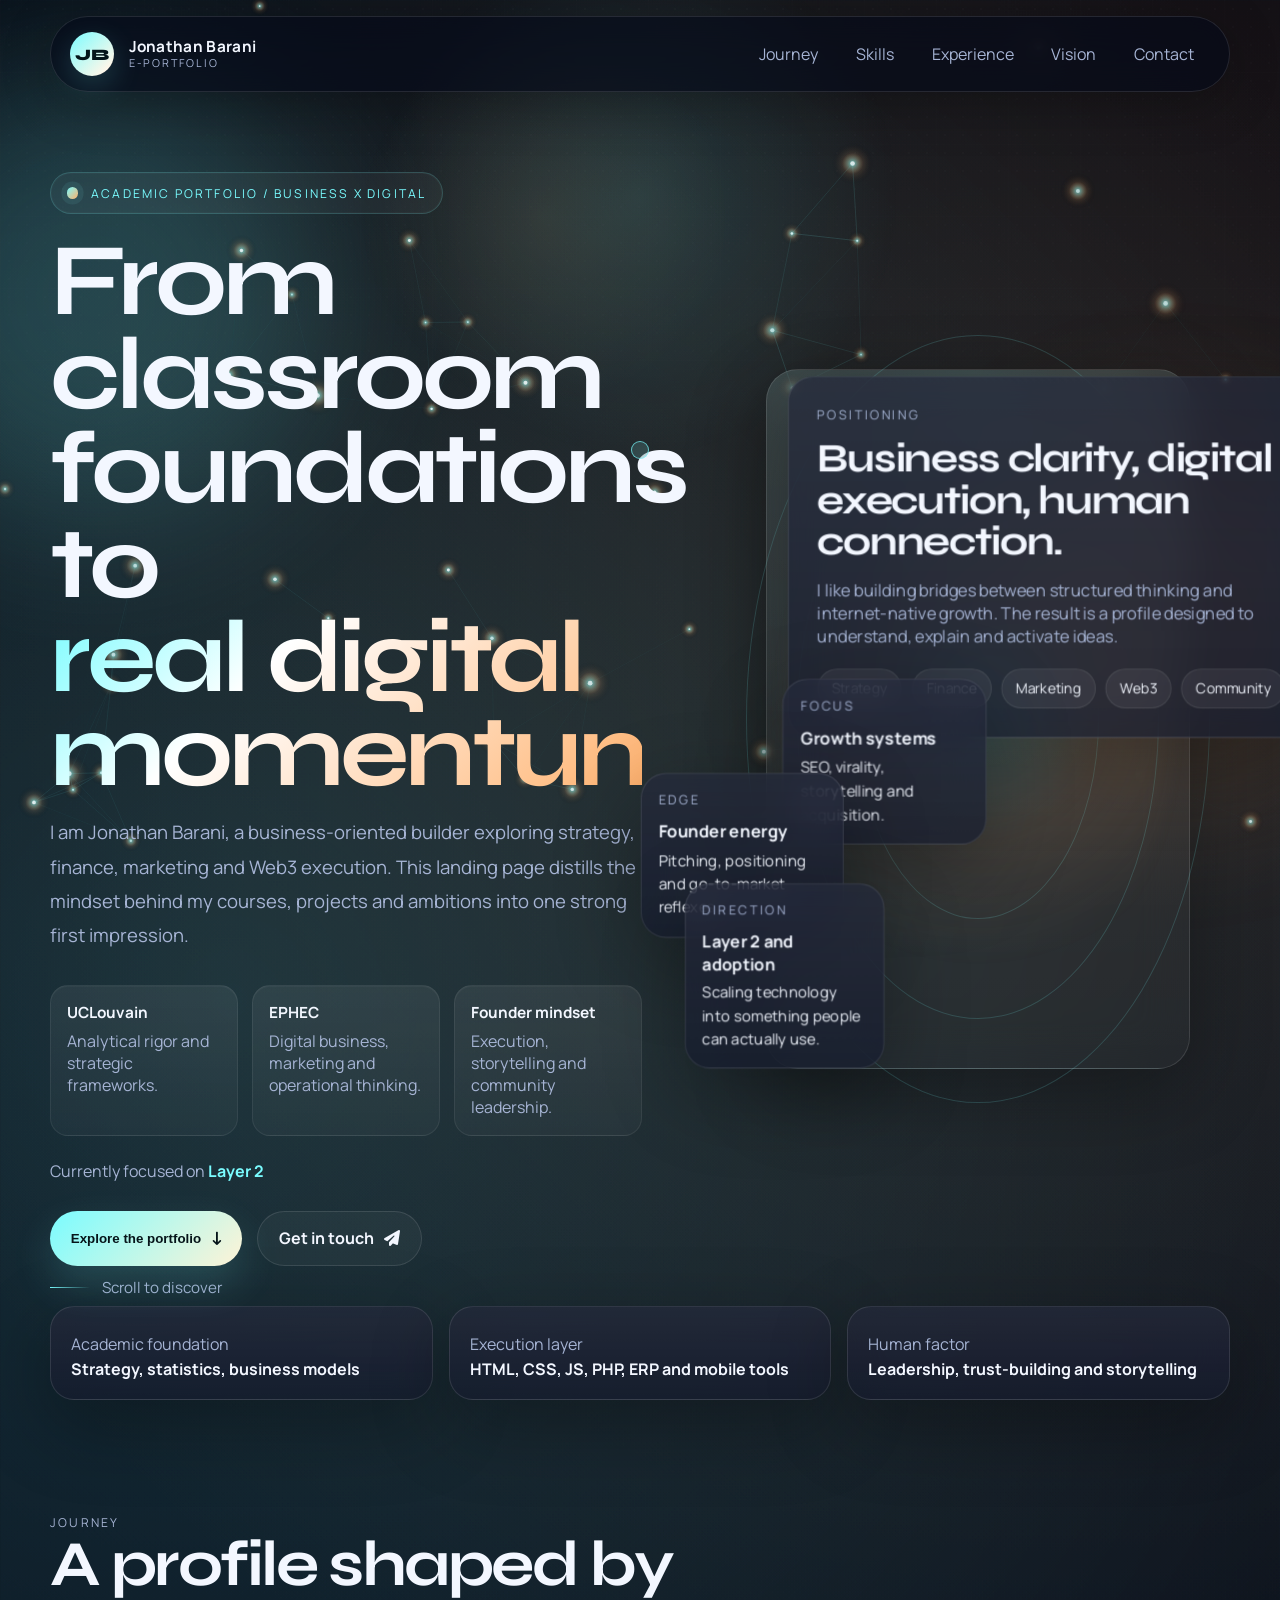
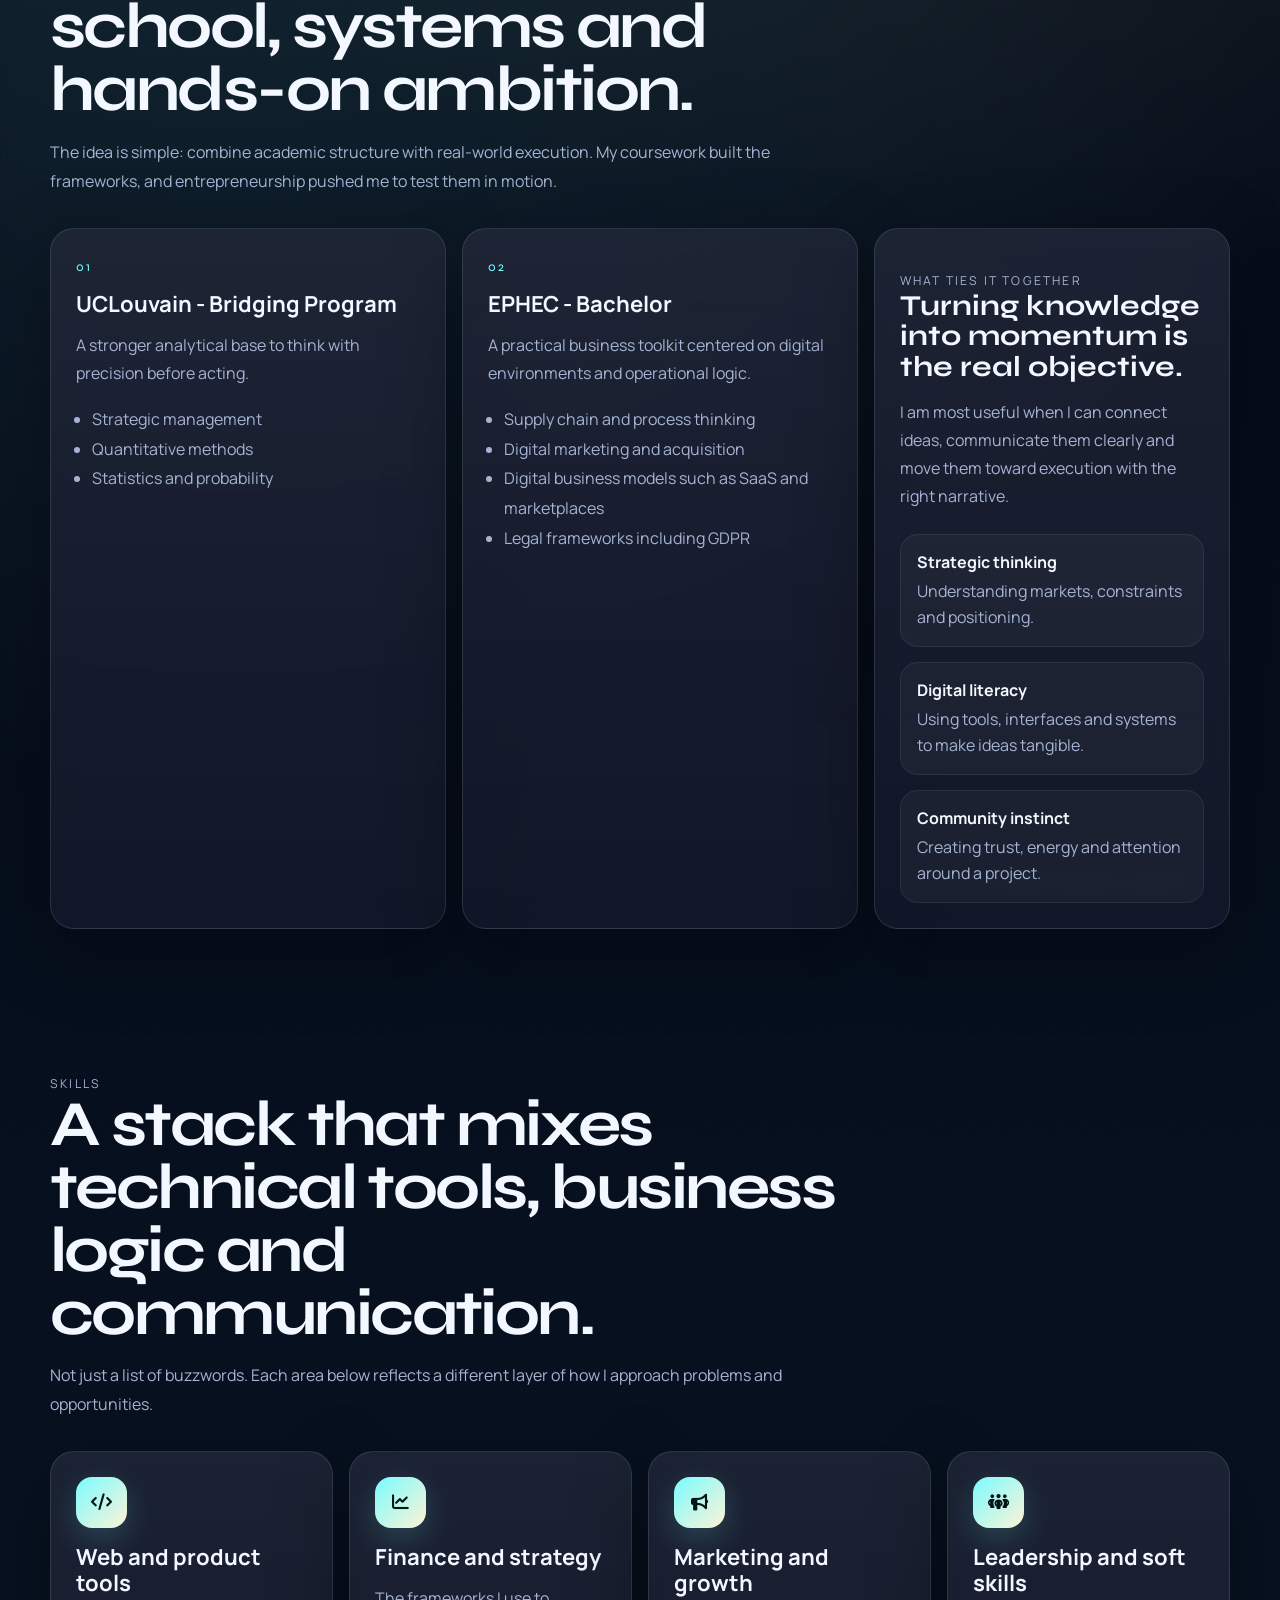
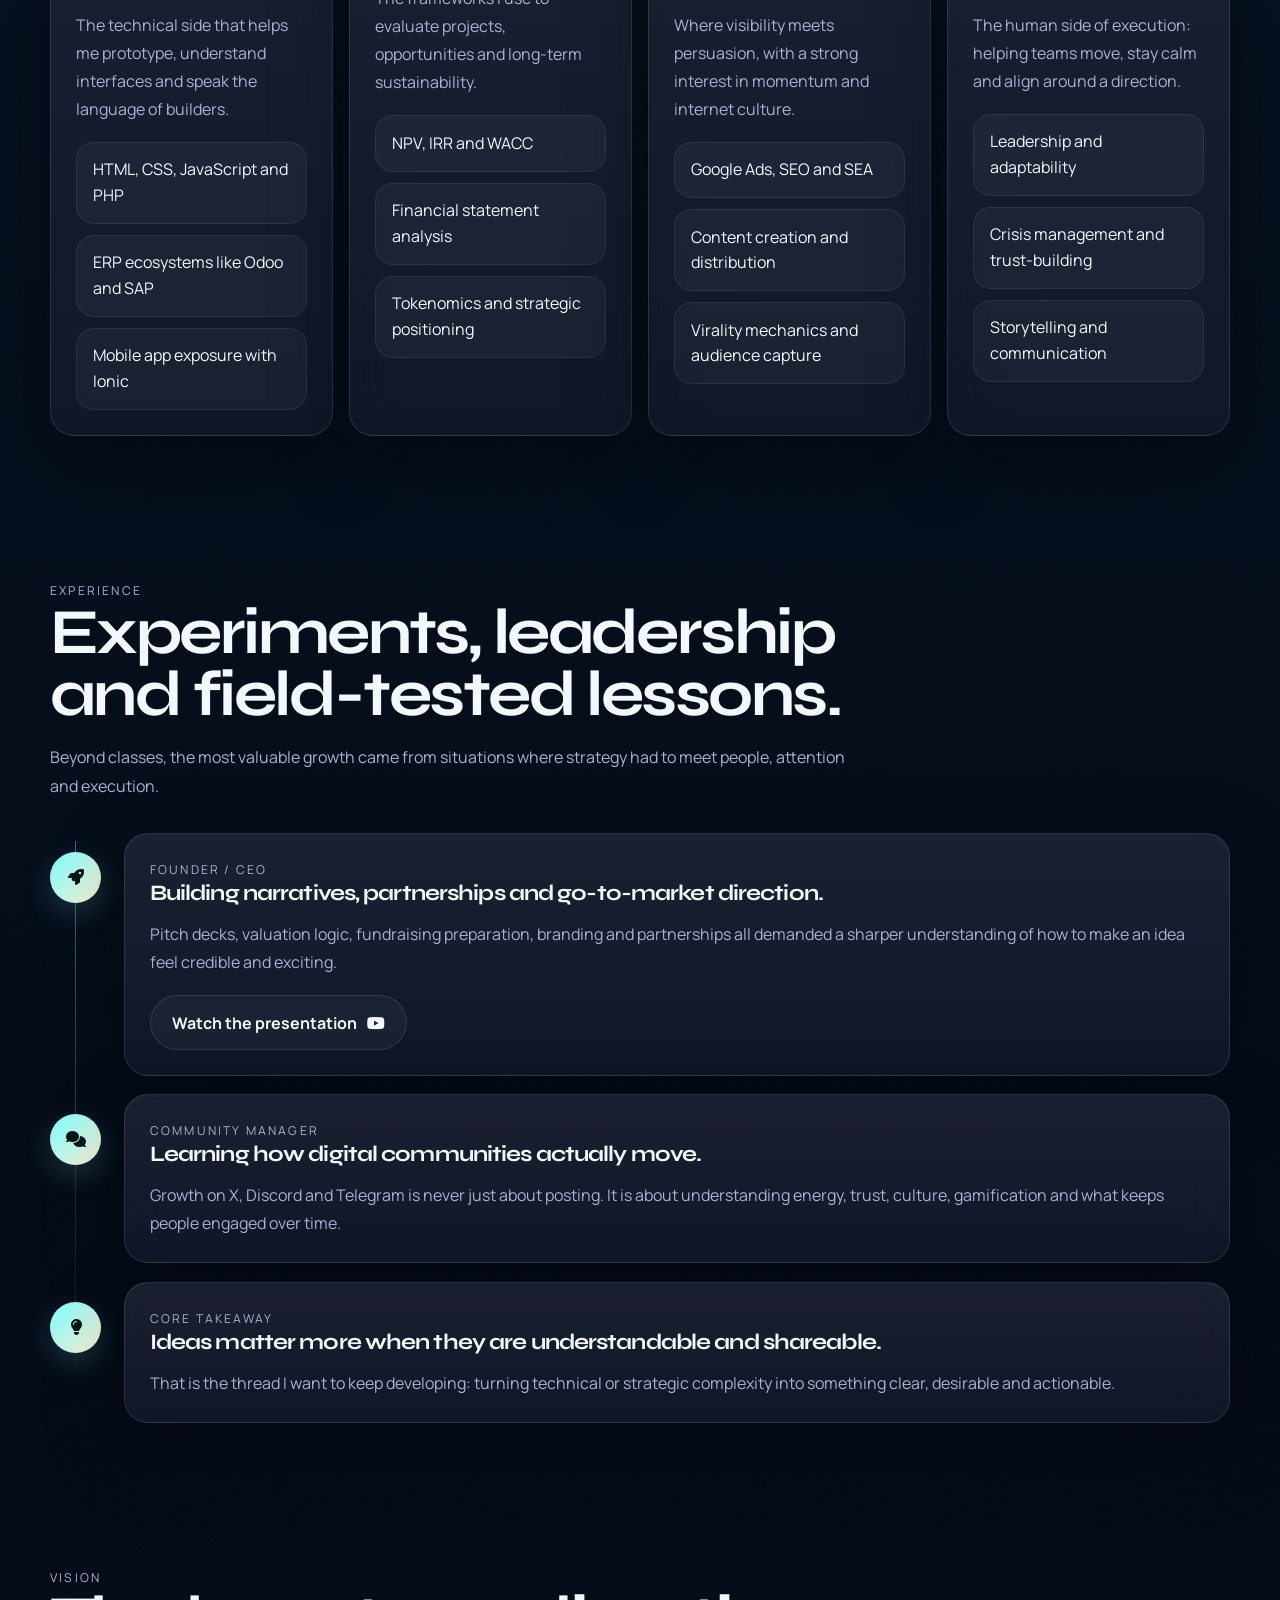
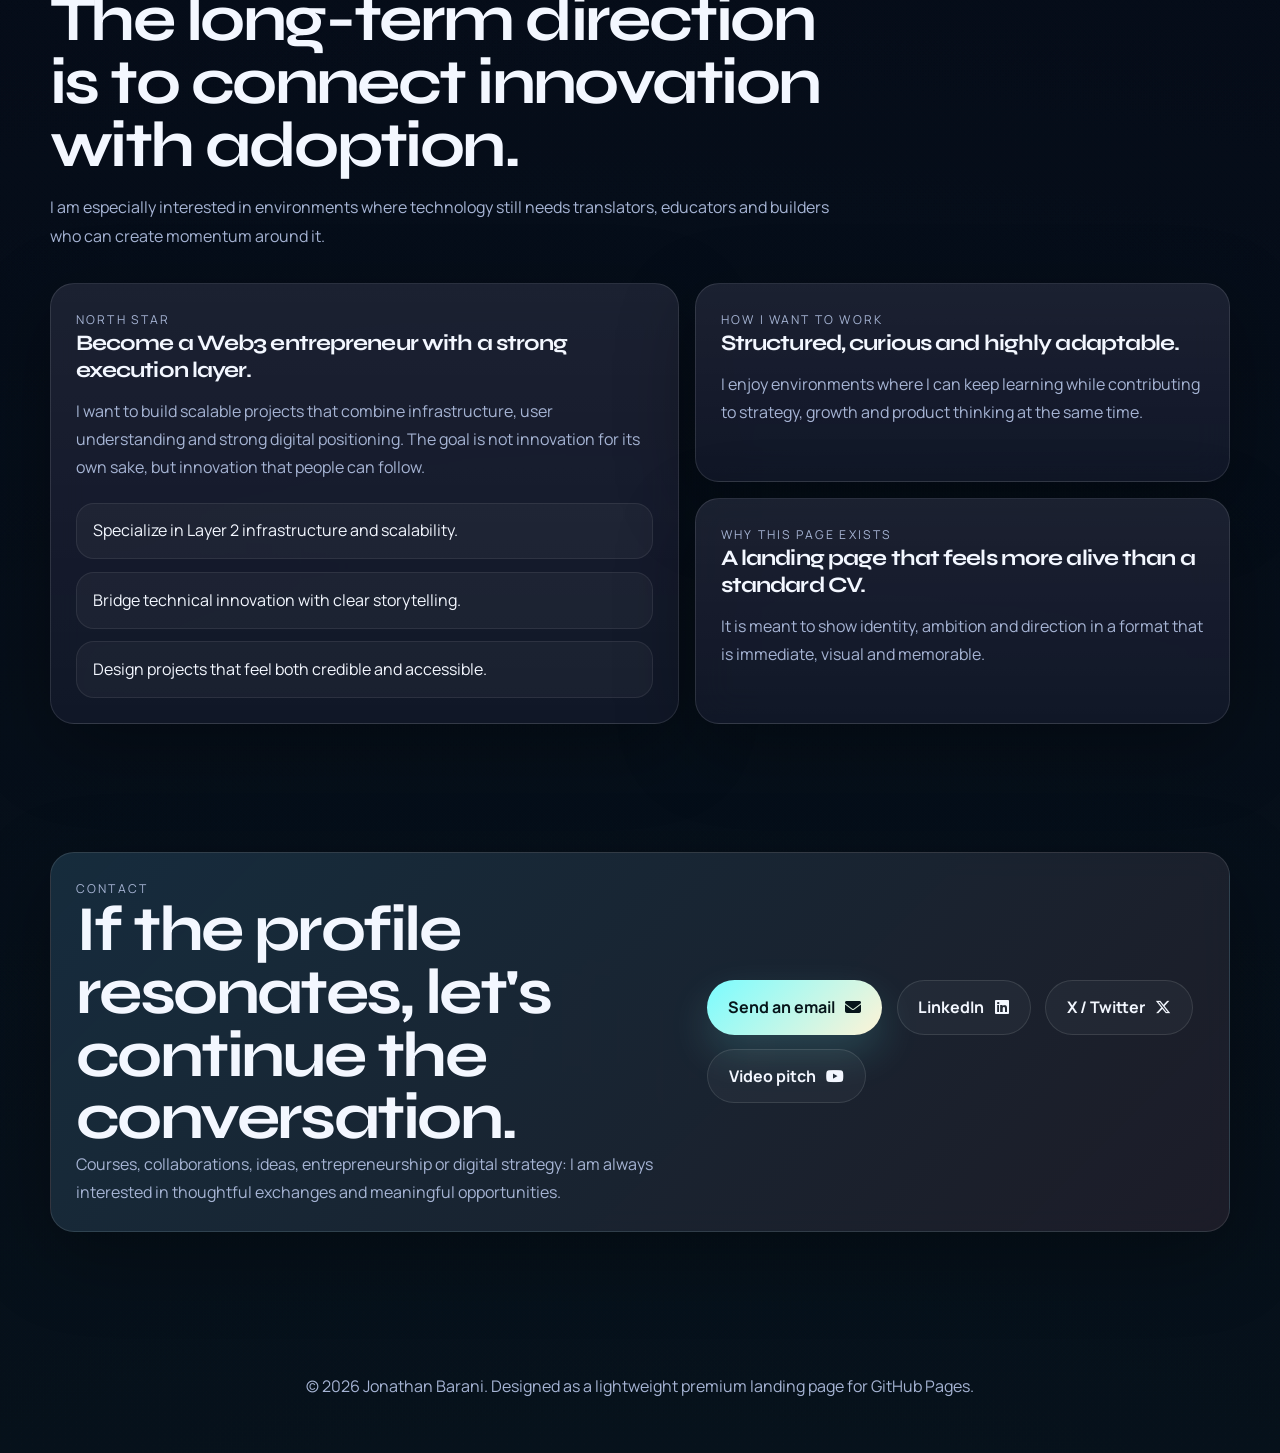
<file: index.html>
<!doctype html>
<html lang="en">
<head>
  <meta charset="utf-8" />
  <meta name="viewport" content="width=device-width, initial-scale=1" />
  <title>Jonathan Barani - E-Portfolio</title>
  <meta
    name="description"
    content="Jonathan Barani's e-portfolio: academic journey, business skills, digital execution and Web3-focused ambition."
  />
  <meta name="theme-color" content="#071120" />
  <link rel="preconnect" href="https://fonts.gstatic.com" crossorigin />
  <link
    href="https://fonts.googleapis.com/css2?family=Manrope:wght@400;500;600;700;800&family=Syne:wght@500;600;700;800&display=swap"
    rel="stylesheet"
  />
  <link
    rel="stylesheet"
    href="https://cdnjs.cloudflare.com/ajax/libs/font-awesome/6.5.0/css/all.min.css"
    crossorigin="anonymous"
    referrerpolicy="no-referrer"
  />
  <link rel="stylesheet" href="style.css" />
</head>
<body>
  <a class="skip-link" href="#main-content">Skip to content</a>
  <div class="page-noise" aria-hidden="true"></div>
  <div class="page-glow page-glow-1" aria-hidden="true"></div>
  <div class="page-glow page-glow-2" aria-hidden="true"></div>
  <canvas id="bgCanvas" aria-hidden="true"></canvas>
  <div id="cursor" aria-hidden="true"></div>

  <header class="nav">
    <a class="brand" href="#hero" aria-label="Back to top">
      <span class="brand-mark">JB</span>
      <span class="brand-copy">
        <strong>Jonathan Barani</strong>
        <small>E-Portfolio</small>
      </span>
    </a>
    <nav aria-label="Primary navigation">
      <a href="#knowledge">Journey</a>
      <a href="#skills">Skills</a>
      <a href="#experience">Experience</a>
      <a href="#vision">Vision</a>
      <a href="#contact">Contact</a>
    </nav>
  </header>

  <main id="main-content">
    <section class="hero" id="hero">
      <div class="hero-copy reveal">
        <p class="eyebrow"><span></span>Academic portfolio / business x digital</p>
        <h1>From classroom foundations to <span>real digital momentum.</span></h1>
        <p class="hero-lead">
          I am Jonathan Barani, a business-oriented builder exploring strategy, finance,
          marketing and Web3 execution. This landing page distills the mindset behind my
          courses, projects and ambitions into one strong first impression.
        </p>

        <div class="hero-meta">
          <article class="meta-block">
            <strong>UCLouvain</strong>
            <span>Analytical rigor and strategic frameworks.</span>
          </article>
          <article class="meta-block">
            <strong>EPHEC</strong>
            <span>Digital business, marketing and operational thinking.</span>
          </article>
          <article class="meta-block">
            <strong>Founder mindset</strong>
            <span>Execution, storytelling and community leadership.</span>
          </article>
        </div>

        <p class="hero-rotator">Currently focused on <span id="typed"></span></p>

        <div class="cta-row">
          <button class="cta magnetic" id="ctaExplore">
            Explore the portfolio <i class="fa-solid fa-arrow-down-long"></i>
          </button>
          <a class="ghost magnetic" href="#contact">
            Get in touch <i class="fa-solid fa-paper-plane"></i>
          </a>
        </div>
      </div>

      <div class="hero-stage reveal">
        <div class="stage-shell" data-tilt>
          <div class="stage-orbit orbit-one"></div>
          <div class="stage-orbit orbit-two"></div>
          <div class="stage-orbit orbit-three"></div>
          <div class="hero-beam"></div>

          <article class="stage-card primary">
            <p class="label">Positioning</p>
            <h2>Business clarity, digital execution, human connection.</h2>
            <p>
              I like building bridges between structured thinking and internet-native growth.
              The result is a profile designed to understand, explain and activate ideas.
            </p>
            <ul class="stage-tags">
              <li>Strategy</li>
              <li>Finance</li>
              <li>Marketing</li>
              <li>Web3</li>
              <li>Community</li>
            </ul>
          </article>

          <article class="stage-card floating floating-a">
            <p class="mini-label">Focus</p>
            <strong>Growth systems</strong>
            <span>SEO, virality, storytelling and acquisition.</span>
          </article>

          <article class="stage-card floating floating-b">
            <p class="mini-label">Edge</p>
            <strong>Founder energy</strong>
            <span>Pitching, positioning and go-to-market reflexes.</span>
          </article>

          <article class="stage-card floating floating-c">
            <p class="mini-label">Direction</p>
            <strong>Layer 2 and adoption</strong>
            <span>Scaling technology into something people can actually use.</span>
          </article>
        </div>
      </div>

      <a class="scroll-indicator" href="#knowledge">
        <span></span>
        Scroll to discover
      </a>
    </section>

    <section class="highlight-band reveal" aria-label="Highlights">
      <article class="highlight-chip">
        <span>Academic foundation</span>
        <strong>Strategy, statistics, business models</strong>
      </article>
      <article class="highlight-chip">
        <span>Execution layer</span>
        <strong>HTML, CSS, JS, PHP, ERP and mobile tools</strong>
      </article>
      <article class="highlight-chip">
        <span>Human factor</span>
        <strong>Leadership, trust-building and storytelling</strong>
      </article>
    </section>

    <section id="knowledge" class="panel reveal" aria-labelledby="knowledge-title">
      <div class="section-head">
        <p class="section-kicker">Journey</p>
        <h2 id="knowledge-title">A profile shaped by school, systems and hands-on ambition.</h2>
        <p>
          The idea is simple: combine academic structure with real-world execution. My
          coursework built the frameworks, and entrepreneurship pushed me to test them in
          motion.
        </p>
      </div>

      <div class="journey-grid">
        <article class="info-card tilt-card">
          <span class="card-index">01</span>
          <h3>UCLouvain - Bridging Program</h3>
          <p>A stronger analytical base to think with precision before acting.</p>
          <ul>
            <li>Strategic management</li>
            <li>Quantitative methods</li>
            <li>Statistics and probability</li>
          </ul>
        </article>

        <article class="info-card tilt-card">
          <span class="card-index">02</span>
          <h3>EPHEC - Bachelor</h3>
          <p>A practical business toolkit centered on digital environments and operational logic.</p>
          <ul>
            <li>Supply chain and process thinking</li>
            <li>Digital marketing and acquisition</li>
            <li>Digital business models such as SaaS and marketplaces</li>
            <li>Legal frameworks including GDPR</li>
          </ul>
        </article>

        <aside class="manifesto-card tilt-card">
          <p class="manifesto-kicker">What ties it together</p>
          <h3>Turning knowledge into momentum is the real objective.</h3>
          <p>
            I am most useful when I can connect ideas, communicate them clearly and move
            them toward execution with the right narrative.
          </p>
          <div class="manifesto-metrics">
            <div>
              <strong>Strategic thinking</strong>
              <span>Understanding markets, constraints and positioning.</span>
            </div>
            <div>
              <strong>Digital literacy</strong>
              <span>Using tools, interfaces and systems to make ideas tangible.</span>
            </div>
            <div>
              <strong>Community instinct</strong>
              <span>Creating trust, energy and attention around a project.</span>
            </div>
          </div>
        </aside>
      </div>
    </section>

    <section id="skills" class="panel reveal" aria-labelledby="skills-title">
      <div class="section-head">
        <p class="section-kicker">Skills</p>
        <h2 id="skills-title">A stack that mixes technical tools, business logic and communication.</h2>
        <p>
          Not just a list of buzzwords. Each area below reflects a different layer of how I
          approach problems and opportunities.
        </p>
      </div>

      <div class="expertise-grid">
        <article class="skill-card tilt-card">
          <div class="skill-icon"><i class="fa-solid fa-code"></i></div>
          <h3>Web and product tools</h3>
          <p>
            The technical side that helps me prototype, understand interfaces and speak the
            language of builders.
          </p>
          <ul class="feature-list">
            <li>HTML, CSS, JavaScript and PHP</li>
            <li>ERP ecosystems like Odoo and SAP</li>
            <li>Mobile app exposure with Ionic</li>
          </ul>
        </article>

        <article class="skill-card tilt-card">
          <div class="skill-icon"><i class="fa-solid fa-chart-line"></i></div>
          <h3>Finance and strategy</h3>
          <p>
            The frameworks I use to evaluate projects, opportunities and long-term
            sustainability.
          </p>
          <ul class="feature-list">
            <li>NPV, IRR and WACC</li>
            <li>Financial statement analysis</li>
            <li>Tokenomics and strategic positioning</li>
          </ul>
        </article>

        <article class="skill-card tilt-card">
          <div class="skill-icon"><i class="fa-solid fa-bullhorn"></i></div>
          <h3>Marketing and growth</h3>
          <p>
            Where visibility meets persuasion, with a strong interest in momentum and internet
            culture.
          </p>
          <ul class="feature-list">
            <li>Google Ads, SEO and SEA</li>
            <li>Content creation and distribution</li>
            <li>Virality mechanics and audience capture</li>
          </ul>
        </article>

        <article class="skill-card tilt-card">
          <div class="skill-icon"><i class="fa-solid fa-people-group"></i></div>
          <h3>Leadership and soft skills</h3>
          <p>
            The human side of execution: helping teams move, stay calm and align around a
            direction.
          </p>
          <ul class="feature-list">
            <li>Leadership and adaptability</li>
            <li>Crisis management and trust-building</li>
            <li>Storytelling and communication</li>
          </ul>
        </article>
      </div>
    </section>

    <section id="experience" class="panel reveal" aria-labelledby="experience-title">
      <div class="section-head">
        <p class="section-kicker">Experience</p>
        <h2 id="experience-title">Experiments, leadership and field-tested lessons.</h2>
        <p>
          Beyond classes, the most valuable growth came from situations where strategy had to
          meet people, attention and execution.
        </p>
      </div>

      <div class="timeline">
        <article class="timeline-item">
          <div class="timeline-dot" aria-hidden="true"><i class="fa-solid fa-rocket"></i></div>
          <div class="timeline-card tilt-card">
            <p class="timeline-meta">Founder / CEO</p>
            <h3>Building narratives, partnerships and go-to-market direction.</h3>
            <p>
              Pitch decks, valuation logic, fundraising preparation, branding and partnerships
              all demanded a sharper understanding of how to make an idea feel credible and
              exciting.
            </p>
            <a
              class="timeline-link magnetic"
              href="https://www.youtube.com/watch?v=XT9TEYuymK8"
              target="_blank"
              rel="noopener noreferrer"
            >
              Watch the presentation <i class="fa-brands fa-youtube"></i>
            </a>
          </div>
        </article>

        <article class="timeline-item">
          <div class="timeline-dot" aria-hidden="true"><i class="fa-solid fa-comments"></i></div>
          <div class="timeline-card tilt-card">
            <p class="timeline-meta">Community Manager</p>
            <h3>Learning how digital communities actually move.</h3>
            <p>
              Growth on X, Discord and Telegram is never just about posting. It is about
              understanding energy, trust, culture, gamification and what keeps people engaged
              over time.
            </p>
          </div>
        </article>

        <article class="timeline-item">
          <div class="timeline-dot" aria-hidden="true"><i class="fa-solid fa-lightbulb"></i></div>
          <div class="timeline-card tilt-card">
            <p class="timeline-meta">Core takeaway</p>
            <h3>Ideas matter more when they are understandable and shareable.</h3>
            <p>
              That is the thread I want to keep developing: turning technical or strategic
              complexity into something clear, desirable and actionable.
            </p>
          </div>
        </article>
      </div>
    </section>

    <section id="vision" class="panel reveal" aria-labelledby="vision-title">
      <div class="section-head">
        <p class="section-kicker">Vision</p>
        <h2 id="vision-title">The long-term direction is to connect innovation with adoption.</h2>
        <p>
          I am especially interested in environments where technology still needs translators,
          educators and builders who can create momentum around it.
        </p>
      </div>

      <div class="vision-layout">
        <article class="vision-panel tilt-card">
          <p class="vision-label">North star</p>
          <h3>Become a Web3 entrepreneur with a strong execution layer.</h3>
          <p>
            I want to build scalable projects that combine infrastructure, user understanding
            and strong digital positioning. The goal is not innovation for its own sake, but
            innovation that people can follow.
          </p>
          <ul class="vision-list">
            <li>Specialize in Layer 2 infrastructure and scalability.</li>
            <li>Bridge technical innovation with clear storytelling.</li>
            <li>Design projects that feel both credible and accessible.</li>
          </ul>
        </article>

        <div class="vision-stack">
          <article class="vision-note tilt-card">
            <p class="vision-label">How I want to work</p>
            <h3>Structured, curious and highly adaptable.</h3>
            <p>
              I enjoy environments where I can keep learning while contributing to strategy,
              growth and product thinking at the same time.
            </p>
          </article>

          <article class="vision-note tilt-card">
            <p class="vision-label">Why this page exists</p>
            <h3>A landing page that feels more alive than a standard CV.</h3>
            <p>
              It is meant to show identity, ambition and direction in a format that is
              immediate, visual and memorable.
            </p>
          </article>
        </div>
      </div>
    </section>

    <section id="contact" class="panel reveal" aria-labelledby="contact-title">
      <div class="contact-panel tilt-card">
        <div>
          <p class="section-kicker">Contact</p>
          <h2 id="contact-title">If the profile resonates, let's continue the conversation.</h2>
          <p>
            Courses, collaborations, ideas, entrepreneurship or digital strategy: I am always
            interested in thoughtful exchanges and meaningful opportunities.
          </p>
        </div>

        <div class="contact-actions">
          <a class="cta magnetic" href="mailto:baranijonathan@gmai.com">
            Send an email <i class="fa-solid fa-envelope"></i>
          </a>
          <a
            class="ghost magnetic"
            href="https://www.linkedin.com/in/jonathan-barani/"
            target="_blank"
            rel="noopener noreferrer"
          >
            LinkedIn <i class="fa-brands fa-linkedin"></i>
          </a>
          <a
            class="social-pill magnetic"
            href="https://x.com/Cronos667"
            target="_blank"
            rel="noopener noreferrer"
          >
            X / Twitter <i class="fa-brands fa-x-twitter"></i>
          </a>
          <a
            class="social-pill magnetic"
            href="https://www.youtube.com/watch?v=XT9TEYuymK8"
            target="_blank"
            rel="noopener noreferrer"
          >
            Video pitch <i class="fa-brands fa-youtube"></i>
          </a>
        </div>
      </div>
    </section>
  </main>

  <footer>
    <p>© <span id="year"></span> Jonathan Barani. Designed as a lightweight premium landing page for GitHub Pages.</p>
  </footer>

  <script src="script.js?v=3" defer></script>
</body>
</html>
</file>
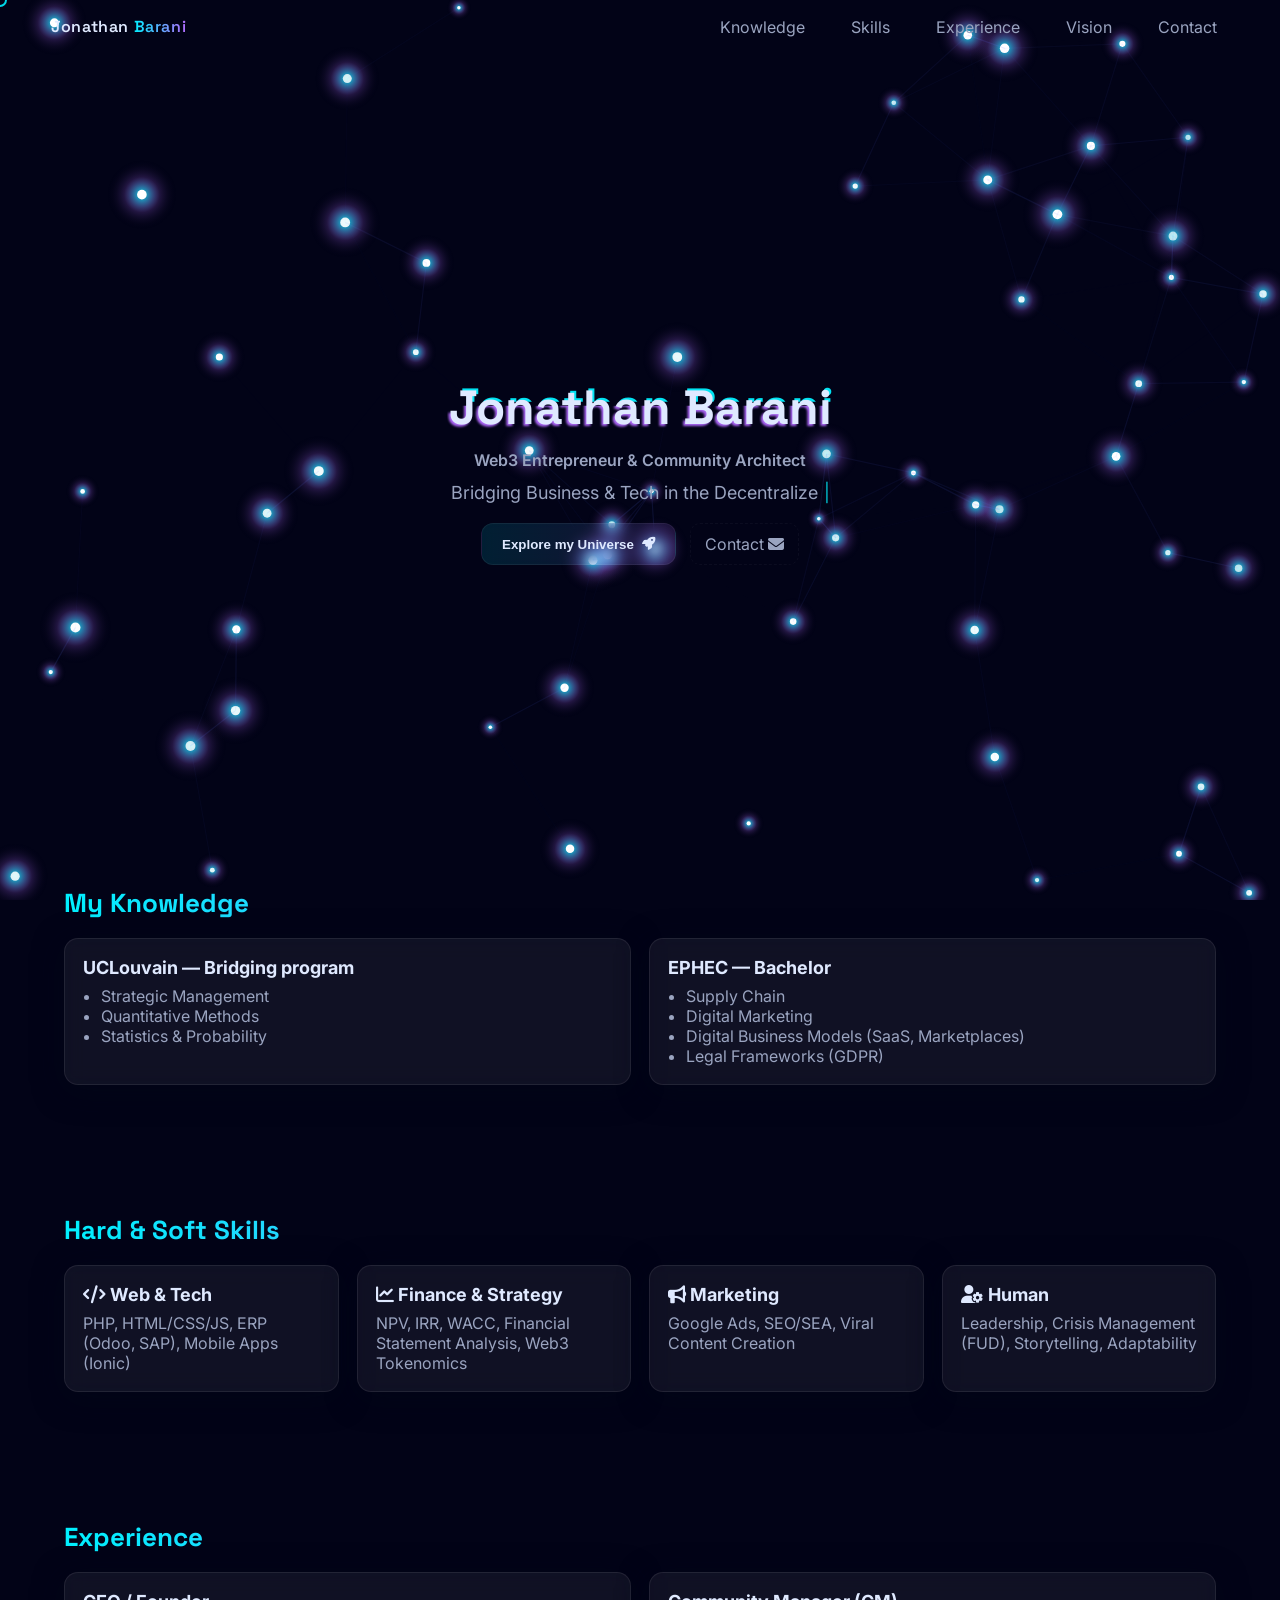
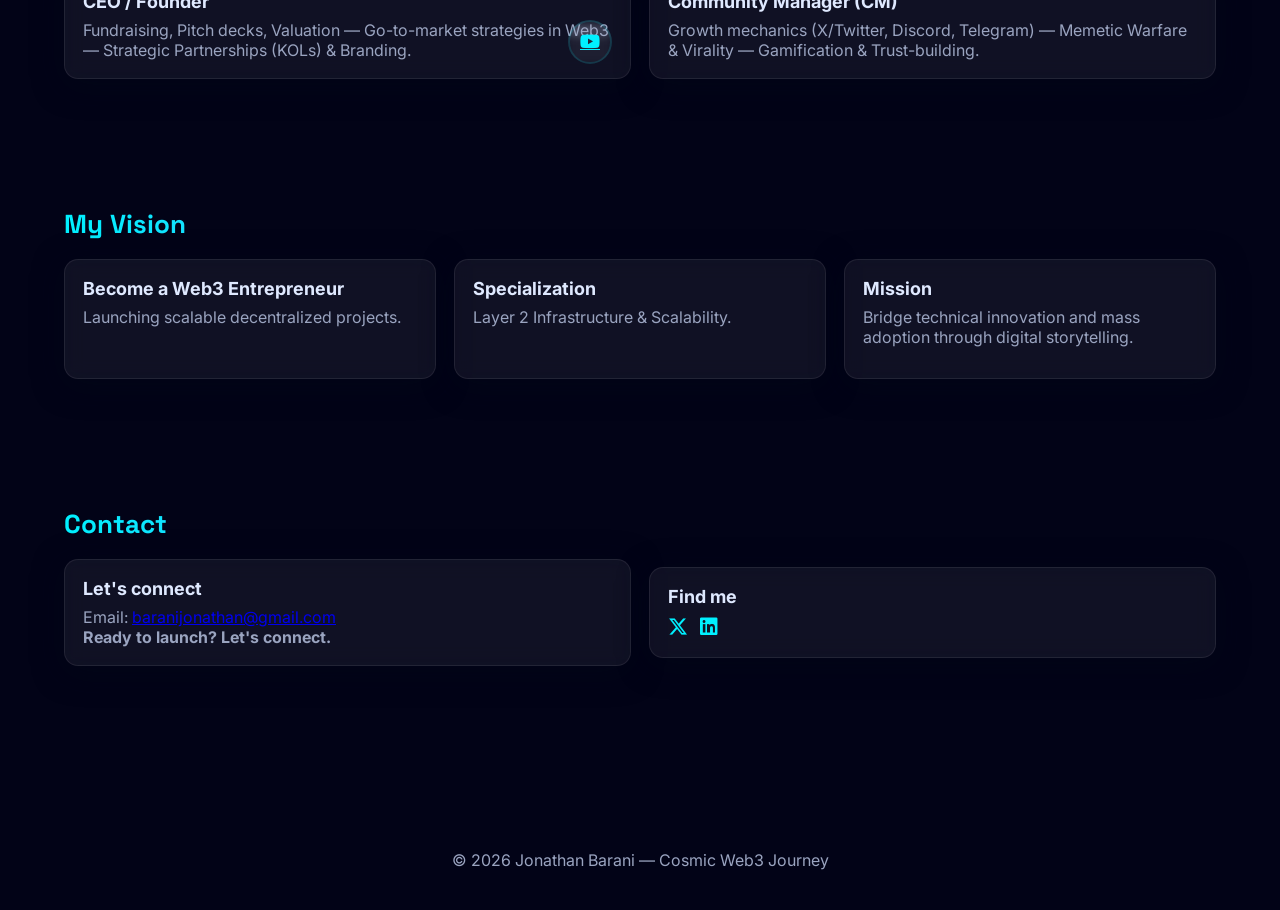
<file: site/index.html>
<!doctype html>
<html lang="fr">
<head>
  <meta charset="utf-8" />
  <meta name="viewport" content="width=device-width,initial-scale=1" />
  <title>Jonathan Barani — Cosmic Web3 Journey</title>
  <link rel="preconnect" href="https://fonts.gstatic.com" crossorigin>
  <link href="https://fonts.googleapis.com/css2?family=Inter:wght@300;400;600;700&family=Space+Grotesk:wght@400;600;700&display=swap" rel="stylesheet">
  <link rel="stylesheet" href="https://cdnjs.cloudflare.com/ajax/libs/font-awesome/6.5.0/css/all.min.css" crossorigin="anonymous" referrerpolicy="no-referrer" />
  <link rel="stylesheet" href="style.css">
  <meta name="theme-color" content="#050816" />
</head>
<body>
  <a class="skip-link" href="#main-content">Skip to content</a>
  <canvas id="bgCanvas" aria-hidden="true"></canvas>

  <div id="cursor" aria-hidden="true"></div>

  <header class="nav">
    <div class="brand">Jonathan <span class="accent">Barani</span></div>
    <nav>
      <a href="#knowledge">Knowledge</a>
      <a href="#skills">Skills</a>
      <a href="#experience">Experience</a>
      <a href="#vision">Vision</a>
      <a href="#contact">Contact</a>
    </nav>
  </header>

  <main id="main-content">
    <section class="hero" id="hero">
      <div class="hero-inner reveal">
        <h1 class="glitch" data-text="Jonathan Barani">Jonathan Barani</h1>
        <p class="subtitle">Web3 Entrepreneur & Community Architect</p>
        <p class="tagline"><span id="typed"></span><span class="cursor-typed">|</span></p>
        <div class="cta-row">
          <button class="cta" id="ctaExplore">Explore my Universe <i class="fa-solid fa-rocket"></i></button>
          <a class="ghost" href="#contact">Contact <i class="fa-solid fa-envelope"></i></a>
        </div>
      </div>
    </section>

    

    <section id="knowledge" class="panel grid reveal" aria-labelledby="knowledge-title">
      <h2 id="knowledge-title">My Knowledge</h2>
      <div class="cards">
        <article class="card">
          <h3>UCLouvain — Bridging program</h3>
          <ul>
            <li>Strategic Management</li>
            <li>Quantitative Methods</li>
            <li>Statistics & Probability</li>
          </ul>
        </article>
        <article class="card">
          <h3>EPHEC — Bachelor</h3>
          <ul>
            <li>Supply Chain</li>
            <li>Digital Marketing</li>
            <li>Digital Business Models (SaaS, Marketplaces)</li>
            <li>Legal Frameworks (GDPR)</li>
          </ul>
        </article>
      </div>
    </section>

    <section id="skills" class="panel grid reveal" aria-labelledby="skills-title">
      <h2 id="skills-title">Hard & Soft Skills</h2>
      <div class="cards">
        <article class="card">
          <h3><i class="fa-solid fa-code"></i> Web & Tech</h3>
          <p>PHP, HTML/CSS/JS, ERP (Odoo, SAP), Mobile Apps (Ionic)</p>
        </article>
        <article class="card">
          <h3><i class="fa-solid fa-chart-line"></i> Finance & Strategy</h3>
          <p>NPV, IRR, WACC, Financial Statement Analysis, Web3 Tokenomics</p>
        </article>
        <article class="card">
          <h3><i class="fa-solid fa-bullhorn"></i> Marketing</h3>
          <p>Google Ads, SEO/SEA, Viral Content Creation</p>
        </article>
        <article class="card">
          <h3><i class="fa-solid fa-user-gear"></i> Human</h3>
          <p>Leadership, Crisis Management (FUD), Storytelling, Adaptability</p>
        </article>
      </div>
    </section>

    <section id="experience" class="panel reveal" aria-labelledby="experience-title">
      <h2 id="experience-title">Experience</h2>
      <div class="exp-grid cards">
        <article class="card">
          <h3>CEO / Founder</h3>
          <p>Fundraising, Pitch decks, Valuation — Go-to-market strategies in Web3 — Strategic Partnerships (KOLs) & Branding.</p>
          <a class="yt-btn" href="https://youtu.be/XT9TEYuymK8" target="_blank" rel="noopener noreferrer" aria-label="YouTube video">
            <i class="fa-brands fa-youtube"></i>
          </a>
        </article>
        <article class="card">
          <h3>Community Manager (CM)</h3>
          <p>Growth mechanics (X/Twitter, Discord, Telegram) — Memetic Warfare & Virality — Gamification & Trust-building.</p>
        </article>
      </div>
    </section>

    <section id="vision" class="panel reveal" aria-labelledby="vision-title">
      <h2 id="vision-title">My Vision</h2>
      <div class="vision-cards cards">
        <article class="card">
          <h3>Become a Web3 Entrepreneur</h3>
          <p>Launching scalable decentralized projects.</p>
        </article>
        <article class="card">
          <h3>Specialization</h3>
          <p>Layer 2 Infrastructure & Scalability.</p>
        </article>
        <article class="card">
          <h3>Mission</h3>
          <p>Bridge technical innovation and mass adoption through digital storytelling.</p>
        </article>
      </div>
    </section>

    <section id="contact" class="panel reveal" aria-labelledby="contact-title">
      <h2 id="contact-title">Contact</h2>
      <div class="contact-row cards">
        <article class="card">
          <h3>Let's connect</h3>
          <p>Email: <a href="mailto:baranijonathan@gmail.com">baranijonathan@gmail.com</a></p>
          <p class="cta-sm">Ready to launch? Let's connect.</p>
        </article>
        <article class="card social">
          <h3>Find me</h3>
          <p class="social-icons">
            <a href="https://x.com/Cronos667" aria-label="X/Twitter" target="_blank" rel="noopener noreferrer"><i class="fa-brands fa-x-twitter"></i></a>
            <a href="https://www.linkedin.com/in/jonathan-barani/" aria-label="LinkedIn" target="_blank" rel="noopener noreferrer"><i class="fa-brands fa-linkedin"></i></a>
          </p>
        </article>
      </div>
    </section>

  </main>

  <footer>
    <p>© <span id="year"></span> Jonathan Barani — Cosmic Web3 Journey</p>
  </footer>

  <script src="script.js?v=2" defer></script>
</body>
</html>
</file>
<file: style.css>
:root {
  --bg: #050816;
  --bg-deep: #071120;
  --surface: rgba(10, 17, 36, 0.7);
  --surface-strong: rgba(13, 21, 43, 0.92);
  --border: rgba(255, 255, 255, 0.11);
  --border-soft: rgba(255, 255, 255, 0.07);
  --text: #f3f7ff;
  --muted: #a6b4d4;
  --accent: #7afcff;
  --accent-strong: #41dfe5;
  --accent-warm: #ffb06b;
  --shadow: 0 24px 80px rgba(0, 0, 0, 0.32);
  --radius-xl: 32px;
  --radius-lg: 24px;
  --radius-md: 18px;
  --nav-height: 76px;
  --pointer-x: 50vw;
  --pointer-y: 22vh;
  font-synthesis: none;
}

*,
*::before,
*::after {
  box-sizing: border-box;
}

html {
  scroll-behavior: smooth;
}

html,
body {
  min-height: 100%;
}

body {
  margin: 0;
  overflow-x: hidden;
  font-family: "Manrope", system-ui, sans-serif;
  color: var(--text);
  background:
    radial-gradient(circle at 18% 16%, rgba(122, 252, 255, 0.16), transparent 26%),
    radial-gradient(circle at 82% 10%, rgba(255, 176, 107, 0.14), transparent 22%),
    radial-gradient(circle at 50% 120%, rgba(65, 223, 229, 0.1), transparent 40%),
    linear-gradient(180deg, #03050f 0%, #071120 50%, #03050f 100%);
}

body::before {
  content: "";
  position: fixed;
  inset: 0;
  pointer-events: none;
  z-index: 1;
  background:
    radial-gradient(420px circle at var(--pointer-x) var(--pointer-y), rgba(122, 252, 255, 0.12), transparent 62%),
    radial-gradient(320px circle at calc(var(--pointer-x) * 0.85) calc(var(--pointer-y) * 1.1), rgba(255, 176, 107, 0.08), transparent 58%);
}

a,
button {
  color: inherit;
}

img {
  max-width: 100%;
  display: block;
}

.page-noise,
.page-glow,
#bgCanvas,
#cursor {
  pointer-events: none;
}

.page-noise {
  position: fixed;
  inset: 0;
  z-index: 0;
  opacity: 0.42;
  background-image:
    linear-gradient(rgba(255, 255, 255, 0.03) 1px, transparent 1px),
    linear-gradient(90deg, rgba(255, 255, 255, 0.03) 1px, transparent 1px),
    radial-gradient(circle at center, rgba(255, 255, 255, 0.05) 0.8px, transparent 0.8px);
  background-size: 72px 72px, 72px 72px, 18px 18px;
  mask-image: linear-gradient(180deg, rgba(0, 0, 0, 0.9), transparent 110%);
}

.page-glow {
  position: fixed;
  z-index: 0;
  border-radius: 999px;
  filter: blur(80px);
  opacity: 0.18;
}

.page-glow-1 {
  width: 28rem;
  height: 28rem;
  top: 8%;
  left: -10%;
  background: #7afcff;
}

.page-glow-2 {
  width: 22rem;
  height: 22rem;
  right: -6%;
  bottom: 12%;
  background: #ffb06b;
}

#bgCanvas {
  position: fixed;
  inset: 0;
  z-index: 0;
  opacity: 0.95;
}

#cursor {
  position: fixed;
  top: 0;
  left: 0;
  width: 18px;
  height: 18px;
  z-index: 30;
  border-radius: 50%;
  border: 1px solid rgba(122, 252, 255, 0.7);
  background: rgba(122, 252, 255, 0.12);
  transform: translate3d(-100px, -100px, 0);
  transition:
    width 180ms ease,
    height 180ms ease,
    background-color 180ms ease,
    border-color 180ms ease,
    opacity 180ms ease;
  backdrop-filter: blur(12px);
}

#cursor.is-active {
  width: 42px;
  height: 42px;
  background: rgba(255, 176, 107, 0.15);
  border-color: rgba(255, 176, 107, 0.72);
}

.skip-link {
  position: fixed;
  top: 14px;
  left: 14px;
  z-index: 40;
  padding: 0.75rem 1rem;
  border-radius: 999px;
  background: linear-gradient(135deg, var(--accent), #fff7e9);
  color: #041119;
  font-weight: 800;
  text-decoration: none;
  transform: translateY(-160%);
  transition: transform 180ms ease;
}

.skip-link:focus {
  transform: translateY(0);
}

.using-keyboard :focus {
  outline: 2px solid rgba(122, 252, 255, 0.95);
  outline-offset: 4px;
}

.nav {
  position: fixed;
  top: 1rem;
  left: 50%;
  z-index: 20;
  width: min(1180px, calc(100% - 2rem));
  min-height: var(--nav-height);
  display: flex;
  align-items: center;
  justify-content: space-between;
  gap: 1rem;
  padding: 0.9rem 1.2rem;
  transform: translateX(-50%);
  border: 1px solid var(--border);
  border-radius: 999px;
  background: rgba(6, 10, 25, 0.66);
  box-shadow: 0 12px 50px rgba(0, 0, 0, 0.25);
  backdrop-filter: blur(18px);
}

.brand {
  display: inline-flex;
  align-items: center;
  gap: 0.9rem;
  text-decoration: none;
}

.brand-mark {
  width: 2.75rem;
  height: 2.75rem;
  display: grid;
  place-items: center;
  border-radius: 50%;
  font-family: "Syne", sans-serif;
  font-size: 1rem;
  font-weight: 800;
  color: #03151a;
  background: linear-gradient(135deg, var(--accent), #fff7e9 85%);
  box-shadow: 0 10px 30px rgba(122, 252, 255, 0.18);
}

.brand-copy {
  display: grid;
  gap: 0.1rem;
}

.brand-copy strong,
.brand-copy small {
  display: block;
  line-height: 1.1;
}

.brand-copy strong {
  font-size: 0.96rem;
  letter-spacing: 0.02em;
}

.brand-copy small {
  color: var(--muted);
  text-transform: uppercase;
  letter-spacing: 0.18em;
  font-size: 0.68rem;
}

.nav nav {
  display: flex;
  align-items: center;
  gap: 0.35rem;
  overflow-x: auto;
  scrollbar-width: none;
}

.nav nav::-webkit-scrollbar {
  display: none;
}

.nav nav a {
  padding: 0.7rem 1rem;
  border-radius: 999px;
  color: var(--muted);
  text-decoration: none;
  white-space: nowrap;
  transition:
    color 180ms ease,
    background-color 180ms ease,
    transform 180ms ease;
}

.nav nav a:hover {
  color: var(--text);
  background: rgba(255, 255, 255, 0.06);
  transform: translateY(-1px);
}

main {
  position: relative;
  z-index: 2;
  padding: calc(var(--nav-height) + 3rem) 1.5rem 4rem;
}

.hero,
.panel,
.highlight-band,
footer {
  width: min(1180px, 100%);
  margin: 0 auto;
}

.hero {
  min-height: 100svh;
  display: grid;
  grid-template-columns: minmax(0, 1.05fr) minmax(0, 0.95fr);
  gap: 3.25rem;
  align-items: center;
  position: relative;
  padding: 3rem 0 2.5rem;
}

.hero-copy {
  max-width: 42rem;
}

.eyebrow,
.section-kicker,
.manifesto-kicker,
.mini-label,
.vision-label,
.label,
.timeline-meta {
  text-transform: uppercase;
  letter-spacing: 0.18em;
  font-size: 0.76rem;
}

.eyebrow {
  display: inline-flex;
  align-items: center;
  gap: 0.8rem;
  margin: 0;
  padding: 0.72rem 1rem;
  border: 1px solid rgba(122, 252, 255, 0.18);
  border-radius: 999px;
  color: var(--accent);
  background: rgba(255, 255, 255, 0.04);
  box-shadow: inset 0 0 0 1px rgba(255, 255, 255, 0.02);
}

.eyebrow span {
  width: 0.7rem;
  height: 0.7rem;
  border-radius: 50%;
  background: linear-gradient(135deg, var(--accent), var(--accent-warm));
  box-shadow: 0 0 0 0.35rem rgba(122, 252, 255, 0.08);
}

.hero h1,
.section-head h2,
.vision-panel h3,
.vision-note h3,
.contact-panel h2,
.timeline-card h3,
.stage-card h2 {
  font-family: "Syne", sans-serif;
  letter-spacing: -0.04em;
}

.hero h1 {
  margin: 1.25rem 0 1rem;
  font-size: clamp(3.2rem, 8vw, 6.8rem);
  line-height: 0.92;
}

.hero h1 span {
  display: block;
  background: linear-gradient(135deg, var(--accent) 0%, #ffffff 35%, var(--accent-warm) 100%);
  -webkit-background-clip: text;
  background-clip: text;
  color: transparent;
}

.hero-lead,
.section-head p,
.info-card p,
.skill-card p,
.timeline-card p,
.vision-panel p,
.vision-note p,
.contact-panel p,
.stage-card p,
.highlight-chip span,
.meta-block span,
.manifesto-card p,
.manifesto-metrics span {
  color: var(--muted);
}

.hero-lead {
  margin: 0;
  font-size: clamp(1rem, 1.8vw, 1.16rem);
  line-height: 1.85;
}

.hero-meta {
  margin-top: 2rem;
  display: grid;
  grid-template-columns: repeat(3, minmax(0, 1fr));
  gap: 0.85rem;
}

.meta-block {
  padding: 1rem 1rem 1.1rem;
  border-radius: var(--radius-md);
  border: 1px solid var(--border-soft);
  background: linear-gradient(180deg, rgba(255, 255, 255, 0.07), rgba(255, 255, 255, 0.03));
  box-shadow: inset 0 1px 0 rgba(255, 255, 255, 0.03);
}

.meta-block strong {
  display: block;
  margin-bottom: 0.45rem;
  font-size: 0.96rem;
}

.hero-rotator {
  margin: 1.5rem 0 0;
  font-size: 1rem;
  color: var(--muted);
}

.hero-rotator span {
  color: var(--accent);
  font-weight: 700;
}

.cta-row,
.contact-actions {
  display: flex;
  flex-wrap: wrap;
  gap: 0.9rem;
}

.cta-row {
  margin-top: 1.8rem;
}

.cta,
.ghost,
.social-pill,
.timeline-link {
  --magnetic-x: 0px;
  --magnetic-y: 0px;
  display: inline-flex;
  align-items: center;
  justify-content: center;
  gap: 0.65rem;
  min-height: 3.3rem;
  padding: 0.95rem 1.3rem;
  border-radius: 999px;
  font-weight: 700;
  text-decoration: none;
  border: 1px solid transparent;
  position: relative;
  z-index: 1;
  transform: translate3d(var(--magnetic-x), var(--magnetic-y), 0);
  transition:
    transform 220ms ease,
    box-shadow 220ms ease,
    border-color 220ms ease,
    background-color 220ms ease,
    color 220ms ease;
}

.cta {
  color: #06151a;
  border: 0;
  cursor: pointer;
  background: linear-gradient(135deg, var(--accent) 0%, #fff3d6 100%);
  box-shadow: 0 18px 42px rgba(122, 252, 255, 0.16);
}

.ghost,
.social-pill,
.timeline-link {
  border-color: rgba(255, 255, 255, 0.11);
  background: rgba(255, 255, 255, 0.04);
}

.cta:hover,
.ghost:hover,
.social-pill:hover,
.timeline-link:hover {
  box-shadow: 0 14px 42px rgba(0, 0, 0, 0.25);
  border-color: rgba(255, 255, 255, 0.18);
}

.hero-stage {
  min-height: 36rem;
  display: grid;
  place-items: center end;
  padding-left: 2rem;
}

.stage-shell {
  position: relative;
  width: min(34rem, 100%);
  aspect-ratio: 1 / 1;
  isolation: isolate;
  perspective: 1400px;
  transform-style: preserve-3d;
  --tilt-x: 0deg;
  --tilt-y: 0deg;
  transform: perspective(1400px) rotateX(var(--tilt-x)) rotateY(var(--tilt-y));
  transition: transform 260ms ease;
}

.stage-shell::before {
  content: "";
  position: absolute;
  inset: 8%;
  border-radius: var(--radius-xl);
  border: 1px solid rgba(255, 255, 255, 0.12);
  background:
    linear-gradient(180deg, rgba(255, 255, 255, 0.08), rgba(255, 255, 255, 0.02)),
    radial-gradient(circle at top, rgba(122, 252, 255, 0.12), transparent 55%);
  box-shadow: var(--shadow);
  backdrop-filter: blur(24px);
}

.hero-beam {
  position: absolute;
  inset: 14% 12%;
  border-radius: 50%;
  background: radial-gradient(circle, rgba(122, 252, 255, 0.2), rgba(255, 176, 107, 0.08), transparent 68%);
  filter: blur(10px);
  transform: translateZ(10px);
}

.stage-orbit {
  position: absolute;
  border-radius: 50%;
  border: 1px solid rgba(122, 252, 255, 0.16);
  animation: spin 20s linear infinite;
}

.orbit-one {
  inset: 4%;
}

.orbit-two {
  inset: 14%;
  animation-duration: 26s;
  animation-direction: reverse;
}

.orbit-three {
  inset: 26%;
  animation-duration: 15s;
}

.stage-card,
.info-card,
.manifesto-card,
.skill-card,
.timeline-card,
.vision-panel,
.vision-note,
.contact-panel,
.highlight-chip {
  position: relative;
  overflow: hidden;
  border: 1px solid var(--border);
  border-radius: var(--radius-lg);
  background:
    linear-gradient(180deg, rgba(255, 255, 255, 0.08), rgba(255, 255, 255, 0.03)),
    rgba(10, 17, 36, 0.7);
  box-shadow: var(--shadow);
  backdrop-filter: blur(18px);
}

.stage-card::after,
.info-card::after,
.manifesto-card::after,
.skill-card::after,
.timeline-card::after,
.vision-panel::after,
.vision-note::after,
.contact-panel::after,
.highlight-chip::after {
  content: "";
  position: absolute;
  inset: 0;
  background: linear-gradient(140deg, rgba(122, 252, 255, 0.12), transparent 40%, rgba(255, 176, 107, 0.12));
  opacity: 0;
  pointer-events: none;
  transition: opacity 220ms ease;
}

.stage-card:hover::after,
.info-card:hover::after,
.manifesto-card:hover::after,
.skill-card:hover::after,
.timeline-card:hover::after,
.vision-panel:hover::after,
.vision-note:hover::after,
.contact-panel:hover::after,
.highlight-chip:hover::after {
  opacity: 1;
}

.stage-card.primary {
  inset: 18% 14%;
  padding: 1.7rem;
  transform: translateZ(68px);
}

.label {
  margin: 0 0 0.85rem;
  color: var(--accent);
}

.stage-card.primary h2 {
  margin: 0 0 0.9rem;
  font-size: clamp(1.8rem, 3vw, 2.6rem);
  line-height: 1.02;
}

.stage-tags,
.feature-list,
.vision-list {
  list-style: none;
  padding: 0;
  margin: 0;
}

.stage-tags {
  display: flex;
  flex-wrap: wrap;
  gap: 0.6rem;
  margin-top: 1.25rem;
}

.stage-tags li {
  padding: 0.55rem 0.8rem;
  border-radius: 999px;
  background: rgba(255, 255, 255, 0.06);
  border: 1px solid rgba(255, 255, 255, 0.09);
  color: var(--text);
  font-size: 0.84rem;
}

.floating {
  width: 12rem;
  padding: 1rem;
}

.floating strong,
.highlight-chip strong,
.manifesto-metrics strong,
.vision-label,
.timeline-meta {
  display: block;
}

.floating span {
  display: block;
  margin-top: 0.35rem;
  font-size: 0.9rem;
  line-height: 1.55;
}

.floating-a {
  top: 7%;
  right: -4%;
  transform: translate3d(3rem, 0, 84px);
  animation: float-a 7s ease-in-out infinite;
}

.floating-b {
  bottom: 8%;
  left: -7%;
  transform: translate3d(-2rem, 0.5rem, 76px);
  animation: float-b 8.5s ease-in-out infinite;
}

.floating-c {
  right: 6%;
  bottom: 16%;
  transform: translate3d(0, 0, 54px);
  animation: float-c 6.5s ease-in-out infinite;
}

.scroll-indicator {
  position: absolute;
  left: 0;
  bottom: 0.5rem;
  display: inline-flex;
  align-items: center;
  gap: 0.75rem;
  color: var(--muted);
  text-decoration: none;
  font-size: 0.95rem;
}

.scroll-indicator span {
  width: 2.5rem;
  height: 1px;
  background: linear-gradient(90deg, var(--accent), transparent);
}

.highlight-band,
.journey-grid,
.expertise-grid,
.vision-layout {
  display: grid;
  gap: 1rem;
}

.highlight-band {
  grid-template-columns: repeat(3, minmax(0, 1fr));
  margin-bottom: 2rem;
}

.highlight-chip {
  padding: 1.2rem 1.25rem;
}

.highlight-chip span,
.manifesto-metrics span {
  display: block;
  margin-top: 0.4rem;
  line-height: 1.6;
}

.panel {
  padding: 4rem 0;
}

.section-head {
  max-width: 50rem;
  margin-bottom: 2rem;
}

.section-kicker {
  margin: 0 0 0.7rem;
  color: var(--accent);
}

.section-head h2,
.contact-panel h2 {
  margin: 0;
  font-size: clamp(2.2rem, 5vw, 4rem);
  line-height: 0.98;
}

.section-head p {
  margin: 1rem 0 0;
  line-height: 1.8;
}

.journey-grid {
  grid-template-columns: minmax(0, 1fr) minmax(0, 1fr) minmax(18rem, 0.9fr);
  align-items: stretch;
}

.info-card,
.skill-card,
.timeline-card,
.vision-panel,
.vision-note,
.contact-panel,
.manifesto-card {
  padding: 1.55rem;
}

.tilt-card {
  --tilt-x: 0deg;
  --tilt-y: 0deg;
  --tilt-z: 0px;
  transform: perspective(1200px) rotateX(var(--tilt-x)) rotateY(var(--tilt-y)) translate3d(0, 0, var(--tilt-z));
  transition:
    transform 220ms ease,
    border-color 220ms ease,
    box-shadow 220ms ease;
}

.tilt-card:hover {
  border-color: rgba(122, 252, 255, 0.24);
  box-shadow: 0 30px 90px rgba(0, 0, 0, 0.34);
}

.card-index {
  display: inline-flex;
  margin-bottom: 1rem;
  color: var(--accent);
  font-family: "Syne", sans-serif;
  font-size: 0.82rem;
  letter-spacing: 0.2em;
}

.info-card h3,
.skill-card h3,
.timeline-card h3,
.vision-panel h3,
.vision-note h3 {
  margin: 0 0 0.85rem;
  font-size: 1.38rem;
  line-height: 1.2;
}

.info-card p,
.skill-card p,
.timeline-card p,
.vision-panel p,
.vision-note p,
.contact-panel p {
  margin: 0;
  line-height: 1.75;
}

.info-card ul {
  margin: 1.15rem 0 0;
  padding-left: 1rem;
  color: var(--muted);
  line-height: 1.85;
}

.manifesto-card {
  display: flex;
  flex-direction: column;
  justify-content: space-between;
}

.manifesto-kicker,
.vision-label,
.mini-label {
  margin: 0 0 0.65rem;
  color: var(--accent);
}

.manifesto-card h3 {
  margin: 0;
  font-family: "Syne", sans-serif;
  font-size: 1.8rem;
  line-height: 1.05;
}

.manifesto-card p {
  margin: 1rem 0 0;
  line-height: 1.75;
}

.manifesto-metrics {
  display: grid;
  gap: 0.9rem;
  margin-top: 1.5rem;
}

.manifesto-metrics div {
  padding: 1rem;
  border-radius: var(--radius-md);
  border: 1px solid rgba(255, 255, 255, 0.07);
  background: rgba(255, 255, 255, 0.04);
}

.expertise-grid {
  grid-template-columns: repeat(4, minmax(0, 1fr));
}

.skill-card {
  min-height: 100%;
}

.skill-icon,
.timeline-dot {
  width: 3.2rem;
  height: 3.2rem;
  display: grid;
  place-items: center;
  border-radius: 1rem;
  color: #06151a;
  background: linear-gradient(135deg, var(--accent), #fff3d6);
  box-shadow: 0 10px 30px rgba(122, 252, 255, 0.18);
}

.skill-icon {
  margin-bottom: 1rem;
  font-size: 1.05rem;
}

.feature-list {
  display: grid;
  gap: 0.7rem;
  margin-top: 1.2rem;
}

.feature-list li,
.vision-list li {
  position: relative;
  padding: 0.9rem 1rem;
  border-radius: var(--radius-md);
  border: 1px solid rgba(255, 255, 255, 0.08);
  background: rgba(255, 255, 255, 0.04);
  line-height: 1.6;
}

.timeline {
  position: relative;
  display: grid;
  gap: 1.2rem;
}

.timeline::before {
  content: "";
  position: absolute;
  left: 1.55rem;
  top: 0.5rem;
  bottom: 0.5rem;
  width: 1px;
  background: linear-gradient(180deg, rgba(122, 252, 255, 0.4), rgba(255, 176, 107, 0.2), transparent);
}

.timeline-item {
  position: relative;
  padding-left: 4.6rem;
}

.timeline-dot {
  position: absolute;
  top: 1.2rem;
  left: 0;
  border-radius: 50%;
}

.timeline-meta {
  margin: 0 0 0.7rem;
  color: var(--accent-warm);
}

.timeline-link {
  margin-top: 1.2rem;
}

.vision-layout {
  grid-template-columns: minmax(0, 1.08fr) minmax(0, 0.92fr);
}

.vision-panel {
  min-height: 100%;
}

.vision-list {
  display: grid;
  gap: 0.8rem;
  margin-top: 1.4rem;
}

.vision-stack {
  display: grid;
  gap: 1rem;
}

.contact-panel {
  display: grid;
  grid-template-columns: minmax(0, 1.1fr) minmax(0, 0.9fr);
  gap: 1.5rem;
  align-items: center;
  background:
    linear-gradient(135deg, rgba(122, 252, 255, 0.12), rgba(255, 176, 107, 0.08)),
    rgba(10, 17, 36, 0.82);
}

.contact-actions {
  justify-content: flex-start;
}

footer {
  position: relative;
  z-index: 2;
  padding: 0 0 2.5rem;
  color: var(--muted);
  text-align: center;
}

.reveal {
  opacity: 0;
  transform: translateY(2rem);
  transition:
    opacity 720ms ease,
    transform 720ms cubic-bezier(0.2, 0.9, 0.2, 1);
}

.reveal.active {
  opacity: 1;
  transform: none;
}

.no-cursor #cursor {
  display: none;
}

@keyframes spin {
  from {
    transform: rotate(0deg);
  }
  to {
    transform: rotate(360deg);
  }
}

@keyframes float-a {
  0%,
  100% {
    transform: translate3d(3rem, 0, 84px);
  }
  50% {
    transform: translate3d(2rem, -0.8rem, 92px);
  }
}

@keyframes float-b {
  0%,
  100% {
    transform: translate3d(-2rem, 0.5rem, 76px);
  }
  50% {
    transform: translate3d(-1rem, -0.7rem, 84px);
  }
}

@keyframes float-c {
  0%,
  100% {
    transform: translate3d(0, 0, 54px);
  }
  50% {
    transform: translate3d(0.4rem, 0.9rem, 70px);
  }
}

@media (max-width: 1100px) {
  .hero {
    grid-template-columns: 1fr;
    padding-top: 2rem;
  }

  .hero-copy {
    max-width: none;
  }

  .hero-stage {
    place-items: center;
    padding-left: 0;
  }

  .scroll-indicator {
    position: static;
    margin-top: 1.6rem;
  }

  .journey-grid,
  .expertise-grid,
  .vision-layout,
  .contact-panel,
  .highlight-band {
    grid-template-columns: repeat(2, minmax(0, 1fr));
  }

  .contact-panel > :first-child {
    grid-column: 1 / -1;
  }
}

@media (max-width: 820px) {
  :root {
    --nav-height: 88px;
  }

  .nav {
    border-radius: 26px;
    flex-direction: column;
    align-items: stretch;
  }

  .brand {
    justify-content: center;
  }

  .nav nav {
    justify-content: flex-start;
  }

  .hero-meta,
  .highlight-band,
  .journey-grid,
  .expertise-grid,
  .vision-layout,
  .contact-panel {
    grid-template-columns: 1fr;
  }

  .hero-stage {
    min-height: 28rem;
  }

  .stage-shell {
    width: min(30rem, 100%);
  }

  .floating-a {
    right: 0;
  }

  .floating-b {
    left: 0;
  }
}

@media (max-width: 640px) {
  main {
    padding-inline: 1rem;
  }

  .nav {
    width: calc(100% - 1rem);
    top: 0.5rem;
    padding: 0.8rem;
  }

  .brand-copy small {
    letter-spacing: 0.14em;
  }

  .hero {
    min-height: auto;
    padding-bottom: 1.4rem;
  }

  .hero h1 {
    font-size: clamp(2.7rem, 16vw, 4rem);
  }

  .stage-shell::before {
    inset: 12%;
  }

  .stage-card.primary {
    inset: 18% 10%;
    padding: 1.25rem;
  }

  .floating {
    width: 9.5rem;
    padding: 0.85rem;
  }

  .timeline-item {
    padding-left: 4rem;
  }
}

@media (prefers-reduced-motion: reduce) {
  html {
    scroll-behavior: auto;
  }

  body::before,
  .page-glow,
  .stage-orbit,
  .floating-a,
  .floating-b,
  .floating-c,
  #cursor,
  #bgCanvas {
    display: none;
  }

  .reveal,
  .tilt-card,
  .stage-shell,
  .cta,
  .ghost,
  .social-pill,
  .timeline-link {
    opacity: 1 !important;
    transform: none !important;
    transition: none !important;
    animation: none !important;
  }
}
</file>
<file: site/style.css>
:root{
  --bg-1: #020317;
  --bg-2: #071133;
  --neon-cyan: #00f0ff;
  --neon-purple: #b36bff;
  --glass: rgba(255,255,255,0.06);
  --glass-border: rgba(255,255,255,0.08);
  --text: #dfe9ff;
  --muted: #9aa4c0;
  --accent: linear-gradient(90deg,var(--neon-cyan),var(--neon-purple));
  --glass-blur: 10px;
  font-synthesis: none;
}

*{box-sizing:border-box}
html,body{height:100%}
body{
  margin:0;
  font-family: 'Inter', system-ui, -apple-system, 'Segoe UI', Roboto, 'Helvetica Neue', Arial;
  color:var(--text);
  /* Use a single uniform background color (the 'bottom' color) across the whole page */
  background: var(--bg-1);
  overflow-x:hidden;
}

/* debug helper removed - canvas is authoritative for background */

/* Skip link for keyboard users */
.skip-link{position:fixed;left:12px;top:12px;background:var(--neon-cyan);color:#021127;padding:8px 12px;border-radius:10px;z-index:9999;transform:translateY(-140%);transition:transform .18s ease,opacity .18s;opacity:.98;text-decoration:none;font-weight:700}
.skip-link:focus{transform:translateY(6px);outline:none}

/* Focus styles only when navigating with keyboard */
.using-keyboard :focus{outline:2px solid var(--neon-cyan);outline-offset:4px;border-radius:6px}

/* Disable hover-style cursor on touch devices */
@media (hover:none),(pointer:coarse){
  #cursor{display:none}
  .no-hover .glitch:hover::before, .no-hover .glitch:hover::after, .no-hover .glitch:hover{animation:none;transform:none}
}

/* Respect users who prefer reduced motion: minimize animations */
@media (prefers-reduced-motion: reduce){
  .reveal{transition:none !important;opacity:1;transform:none}
  .glitch::before,.glitch::after{transition:none}
  #bgCanvas{display:none}
}

#bgCanvas{position:fixed;inset:0;z-index:0;pointer-events:none}
#cursor{position:fixed;top:0;left:0;width:14px;height:14px;border-radius:50%;pointer-events:none;z-index:9999;background:transparent;border:2px solid rgba(0,240,255,0.9);transform:translate(-50%,-50%);transition:width .18s,height .18s,background .15s,opacity .2s}

.nav{position:fixed;top:16px;left:50%;transform:translateX(-50%);display:flex;align-items:center;justify-content:space-between;width:92%;max-width:1200px;z-index:10}
.nav .brand{font-family:'Space Grotesk',sans-serif;font-weight:600;color:var(--text);letter-spacing:0.6px}
.nav .brand .accent{background:var(--accent);-webkit-background-clip:text;background-clip:text;color:transparent}
.nav nav a{color:var(--muted);margin-left:18px;text-decoration:none;padding:8px 12px;border-radius:8px;transition:all .18s}
.nav nav a:hover{color:var(--neon-cyan);transform:translateY(-2px)}

main{position:relative;z-index:2;padding-top:120px;padding-bottom:80px}

.hero{min-height:78vh;display:flex;align-items:center;justify-content:center;text-align:center;padding:48px 24px}
.hero-inner{max-width:1000px}
.glitch{font-family:'Space Grotesk',sans-serif;font-size:48px;margin:0;color:var(--text);position:relative;will-change:transform,text-shadow}
.glitch::before,.glitch::after{content:attr(data-text);position:absolute;left:0;top:0;mix-blend-mode:screen;opacity:.95;pointer-events:none}
.glitch::before{color:var(--neon-cyan);z-index:-1;transform:translate(2px,-2px);filter:blur(.6px);clip-path:inset(0 0 56% 0)}
.glitch::after{color:var(--neon-purple);z-index:-2;transform:translate(-2px,2px);filter:blur(1px);clip-path:inset(44% 0 0 0)}

/* Advanced hover glitch animations */
.glitch:hover{transform:translateY(-2px)}
.glitch:hover::before{animation:glitchTop 700ms linear infinite}
.glitch:hover::after{animation:glitchBot 820ms linear infinite}

@keyframes glitchTop{
  0%{transform:translate(2px,-2px) skew(0deg);clip-path:inset(0 0 56% 0)}
  10%{transform:translate(-6px,-4px) skew(-6deg);clip-path:inset(0 0 40% 0)}
  20%{transform:translate(4px,-1px) skew(3deg);clip-path:inset(0 0 60% 0)}
  30%{transform:translate(-2px,2px) skew(-2deg);clip-path:inset(6% 0 54% 0)}
  40%{transform:translate(6px,-3px) skew(4deg);clip-path:inset(0 0 48% 0)}
  60%{transform:translate(-3px,1px) skew(-3deg);clip-path:inset(0 0 70% 0)}
  80%{transform:translate(2px,-2px) skew(1deg);clip-path:inset(0 0 56% 0)}
  100%{transform:translate(2px,-2px) skew(0deg);clip-path:inset(0 0 56% 0)}
}

@keyframes glitchBot{
  0%{transform:translate(-2px,2px) skew(0deg);clip-path:inset(44% 0 0 0)}
  12%{transform:translate(6px,4px) skew(6deg);clip-path:inset(30% 0 0 0)}
  24%{transform:translate(-4px,1px) skew(-3deg);clip-path:inset(56% 0 0 0)}
  36%{transform:translate(3px,-2px) skew(2deg);clip-path:inset(44% 0 6% 0)}
  52%{transform:translate(-6px,3px) skew(-5deg);clip-path:inset(38% 0 0 0)}
  72%{transform:translate(2px,1px) skew(1deg);clip-path:inset(44% 0 0 0)}
  100%{transform:translate(-2px,2px) skew(0deg);clip-path:inset(44% 0 0 0)}
}

/* occasional subtle shake on hover for main element */
@keyframes glitchShake{0%{transform:translateY(0)}25%{transform:translateY(-1px)}50%{transform:translateY(1px)}75%{transform:translateY(-1px)}100%{transform:translateY(0)}}
.glitch:hover{animation:glitchShake 900ms ease-in-out}

.subtitle{color:var(--muted);margin:12px 0;font-weight:600}
.tagline{font-size:18px;margin:12px 0;color:var(--muted)}
.cursor-typed{opacity:0.8;color:var(--neon-cyan);margin-left:6px}

.cta-row{display:flex;gap:14px;justify-content:center;margin-top:20px}
.cta{background:linear-gradient(90deg,rgba(0,240,255,0.12),rgba(179,107,255,0.12));border:1px solid rgba(255,255,255,0.06);color:var(--text);backdrop-filter: blur(6px);padding:12px 20px;border-radius:12px;cursor:pointer;font-weight:700;display:inline-flex;gap:8px;align-items:center}
.cta:hover{transform:translateY(-4px);box-shadow:0 8px 30px rgba(0,0,0,0.6)}
.ghost{align-self:center;color:var(--muted);text-decoration:none;padding:10px 14px;border-radius:10px;border:1px dashed rgba(255,255,255,0.04)}

.panel{padding:64px 24px;max-width:1200px;margin:0 auto}
.panel h2{font-family:'Space Grotesk';font-size:26px;margin:0 0 18px;background:var(--accent);-webkit-background-clip:text;background-clip:text;color:transparent}

.cards{display:grid;gap:18px;grid-template-columns:repeat(auto-fit,minmax(240px,1fr))}
.card{background:var(--glass);border:1px solid var(--glass-border);padding:18px;border-radius:14px;backdrop-filter:blur(var(--glass-blur));box-shadow:0 6px 30px rgba(2,6,23,0.6);transition:transform .22s,box-shadow .22s}
.card{position:relative}
.card:hover{transform:translateY(-8px);box-shadow:0 18px 60px rgba(11,12,40,0.6)}
.card h3{margin:0 0 8px;font-size:18px}
.card p{margin:0;color:var(--muted)}
.card ul{margin:0;padding-left:18px;color:var(--muted)}

.exp-grid{grid-template-columns:repeat(auto-fit,minmax(300px,1fr))}
.vision-cards .card{min-height:120px}

.contact-row{grid-template-columns:repeat(auto-fit,minmax(280px,1fr));align-items:center}
.social-icons a{color:var(--neon-cyan);margin-right:8px;font-size:20px}

/* Video styles */
/* video section removed - styles cleaned up */

footer{padding:24px;text-align:center;color:var(--muted);z-index:2}

/* Scroll reveal */
.reveal{opacity:0;transform:translateY(18px);transition:opacity .7s ease,transform .7s cubic-bezier(.2,.9,.1,1)}
.reveal.active{opacity:1;transform:none}

/* Responsive */
@media (max-width:720px){
  .glitch{font-size:34px}
  .nav{top:10px}
}

/* YouTube button inside cards */
.yt-btn{position:absolute;right:18px;bottom:14px;width:44px;height:44px;border-radius:50%;display:flex;align-items:center;justify-content:center;color:var(--neon-cyan);background:transparent;border:2px solid rgba(0,240,255,0.14);backdrop-filter:blur(4px);transition:transform .18s,box-shadow .18s,background .18s}
.yt-btn i{font-size:18px;color:var(--neon-cyan)}
.yt-btn:hover{transform:translateY(-4px);box-shadow:0 10px 30px rgba(0,240,255,0.08);background:linear-gradient(90deg,rgba(0,240,255,0.06),rgba(179,107,255,0.04))}

@media (max-width:720px){
  .yt-btn{width:40px;height:40px;right:12px;bottom:12px}
  .yt-btn i{font-size:16px}
}

/* link hover effect for custom cursor */
a:hover{color:var(--neon-purple)}

/* small utilities */
.cta-sm{margin-top:12px;color:var(--neon-cyan);font-weight:700}
</file>
